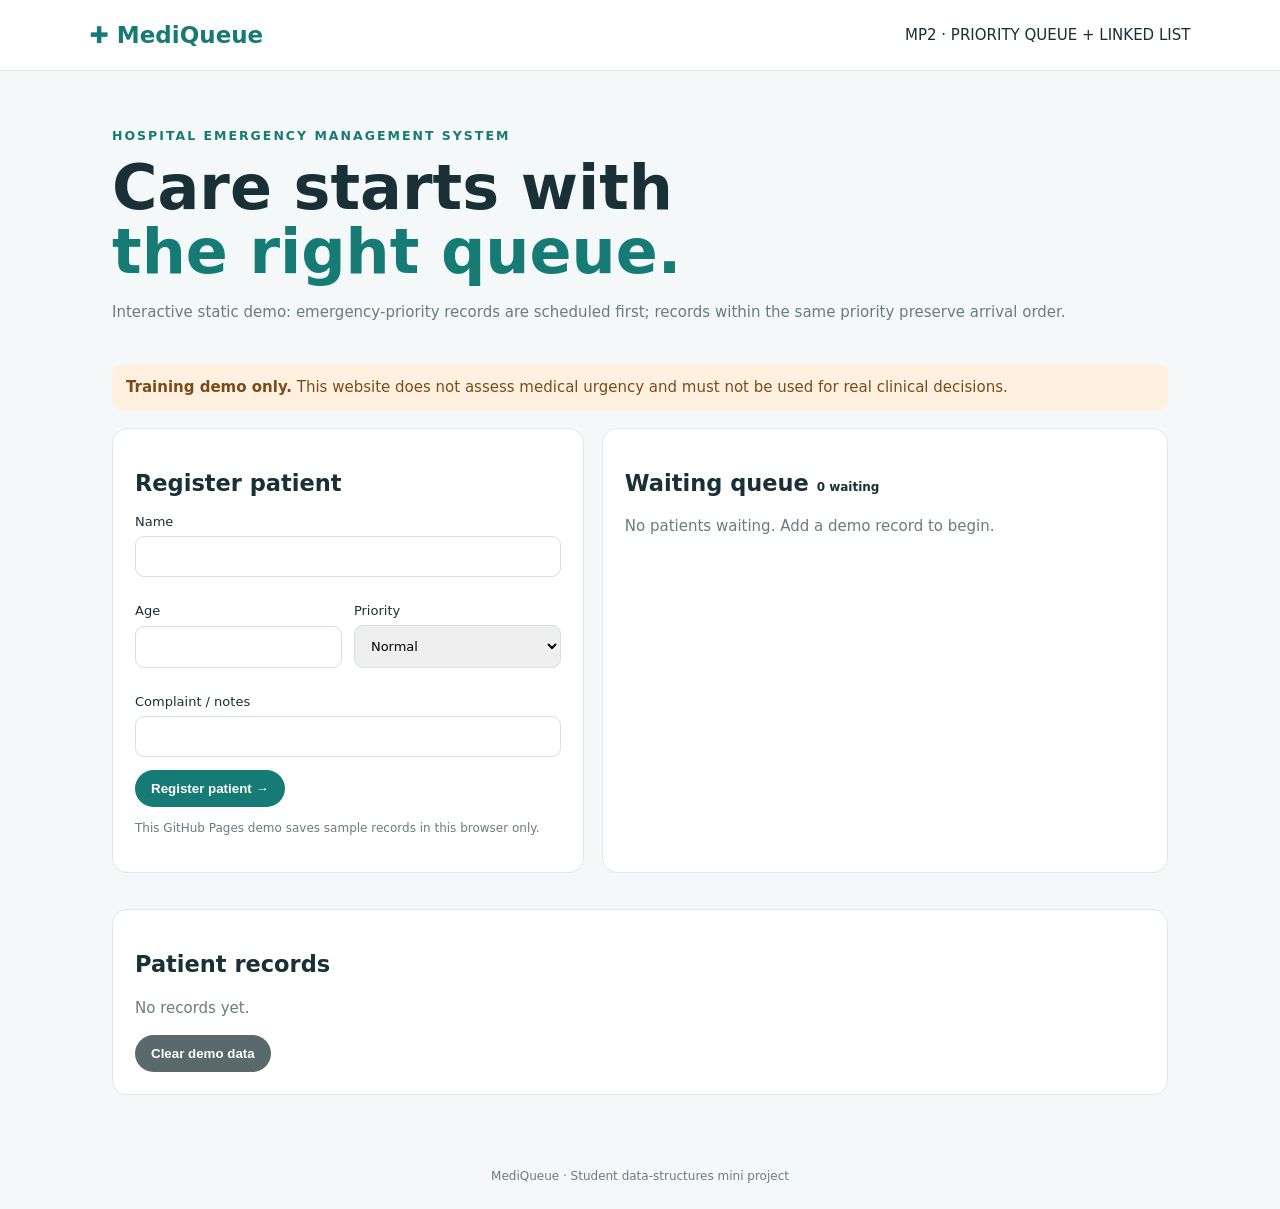
<file: index.html>
<!doctype html><html lang="en"><head><meta charset="utf-8"><meta name="viewport" content="width=device-width,initial-scale=1"><title>MediQueue | Interactive Demo</title><style>
:root{--teal:#167b75;--ink:#183036;--muted:#6a7c7e;--line:#dfe8e8}*{box-sizing:border-box}body{margin:0;background:#f5f8f8;color:var(--ink);font:15px system-ui,sans-serif}nav{padding:22px 7%;background:white;border-bottom:1px solid var(--line);display:flex;justify-content:space-between;gap:12px;align-items:center}nav b{font-size:23px;color:var(--teal)}main{max-width:1100px;margin:auto;padding:30px 22px}header{padding:25px 0}header small{letter-spacing:2px;color:var(--teal);font-weight:700}h1{font-size:clamp(38px,6vw,62px);line-height:1.04;margin:12px 0}h1 em{font-style:normal;color:var(--teal)}p{color:var(--muted);line-height:1.6}.warn{background:#fff0df;color:#7a4c1b;padding:14px;border-radius:10px}.grid{display:grid;grid-template-columns:1fr 1.2fr;gap:18px}.card{background:white;border:1px solid var(--line);border-radius:15px;padding:22px;margin:18px 0}label{display:grid;gap:7px;font-size:13px;margin:13px 0}input,select{width:100%;padding:12px;border:1px solid #d5e0e0;border-radius:9px;font:inherit}.row{display:grid;grid-template-columns:1fr 1fr;gap:12px}button{border:0;border-radius:999px;padding:11px 16px;background:var(--teal);color:white;font-weight:700;cursor:pointer}article{display:flex;justify-content:space-between;align-items:center;gap:12px;padding:13px 0;border-bottom:1px solid #edf1f1}article:last-child{border-bottom:0}article p{font-size:12px;margin:5px 0}.pill{font-size:11px;font-weight:700}.Emergency{color:#b33a31}.Normal{color:var(--teal)}.small{padding:8px 12px;font-size:12px}.muted{font-size:12px}footer{text-align:center;color:var(--muted);padding:26px;font-size:12px}@media(max-width:720px){.grid{grid-template-columns:1fr}nav span{font-size:12px}}
</style></head><body><nav><b>✚ MediQueue</b><span>MP2 · PRIORITY QUEUE + LINKED LIST</span></nav><main><header><small>HOSPITAL EMERGENCY MANAGEMENT SYSTEM</small><h1>Care starts with<br><em>the right queue.</em></h1><p>Interactive static demo: emergency-priority records are scheduled first; records within the same priority preserve arrival order.</p></header><div class="warn"><b>Training demo only.</b> This website does not assess medical urgency and must not be used for real clinical decisions.</div><div class="grid"><section class="card"><h2>Register patient</h2><form id="patientForm"><label>Name<input name="name" maxlength="100" required></label><div class="row"><label>Age<input name="age" type="number" min="0" max="120" required></label><label>Priority<select name="priority"><option>Normal</option><option>Emergency</option></select></label></div><label>Complaint / notes<input name="complaint" maxlength="240" required></label><button>Register patient →</button></form><p class="muted">This GitHub Pages demo saves sample records in this browser only.</p></section><section class="card"><h2>Waiting queue <span id="count" class="muted"></span></h2><div id="waiting"></div></section></div><section class="card"><h2>Patient records</h2><div id="records"></div><button id="clear" type="button" style="background:#59696c">Clear demo data</button></section></main><footer>MediQueue · Student data-structures mini project</footer><script>
const KEY='mediqueue-demo-v1';let people=JSON.parse(localStorage.getItem(KEY)||'[]');function save(){localStorage.setItem(KEY,JSON.stringify(people));render()}function esc(s){return String(s).replace(/[&<>"']/g,c=>({'&':'&amp;','<':'&lt;','>':'&gt;','"':'&quot;',"'":'&#39;'}[c]))}function scheduled(){return people.filter(p=>p.status==='Waiting').sort((a,b)=>(a.priority==='Emergency'?-1:1)-(b.priority==='Emergency'?-1:1)||a.id-b.id)}function render(){let q=scheduled();document.getElementById('count').textContent=q.length+' waiting';document.getElementById('waiting').innerHTML=q.length?q.map((p,i)=>'<article><div><b>'+esc(p.name)+'</b><p>#'+p.id+' · Age '+p.age+' · '+esc(p.complaint)+'</p><span class="pill '+p.priority+'">'+p.priority+'</span></div><button class="small" onclick="callPatient('+p.id+')">'+(i===0?'Call next':'Call')+'</button></article>').join():'<p>No patients waiting. Add a demo record to begin.</p>';document.getElementById('records').innerHTML=people.length?people.map(p=>'<article><div><b>'+esc(p.name)+'</b><p>#'+p.id+' · '+p.priority+' · '+esc(p.status)+'</p></div>'+(p.status==='In Treatment'?'<button class="small" onclick="completePatient('+p.id+')">Mark treated</button>':'<span>'+esc(p.status)+'</span>')).join():'<p>No records yet.</p>'}document.getElementById('patientForm').addEventListener('submit',e=>{e.preventDefault();let f=new FormData(e.target),age=Number(f.get('age'));if(!f.get('name').trim()||!f.get('complaint').trim()||!Number.isInteger(age)||age<0||age>120)return alert('Please enter valid patient details.');people.push({id:Date.now(),name:f.get('name').trim(),age,priority:f.get('priority'),complaint:f.get('complaint').trim(),status:'Waiting'});e.target.reset();save()});function callPatient(id){let q=scheduled();if(!q.length||q[0].id!==id)return alert('Please call the first patient in the priority queue.');people.find(p=>p.id===id).status='In Treatment';save()}function completePatient(id){let p=people.find(p=>p.id===id);if(p)p.status='Treated';save()}document.getElementById('clear').onclick=()=>{if(confirm('Clear all demo records in this browser?')){people=[];save()}};render();
</script></body></html>
</file>
